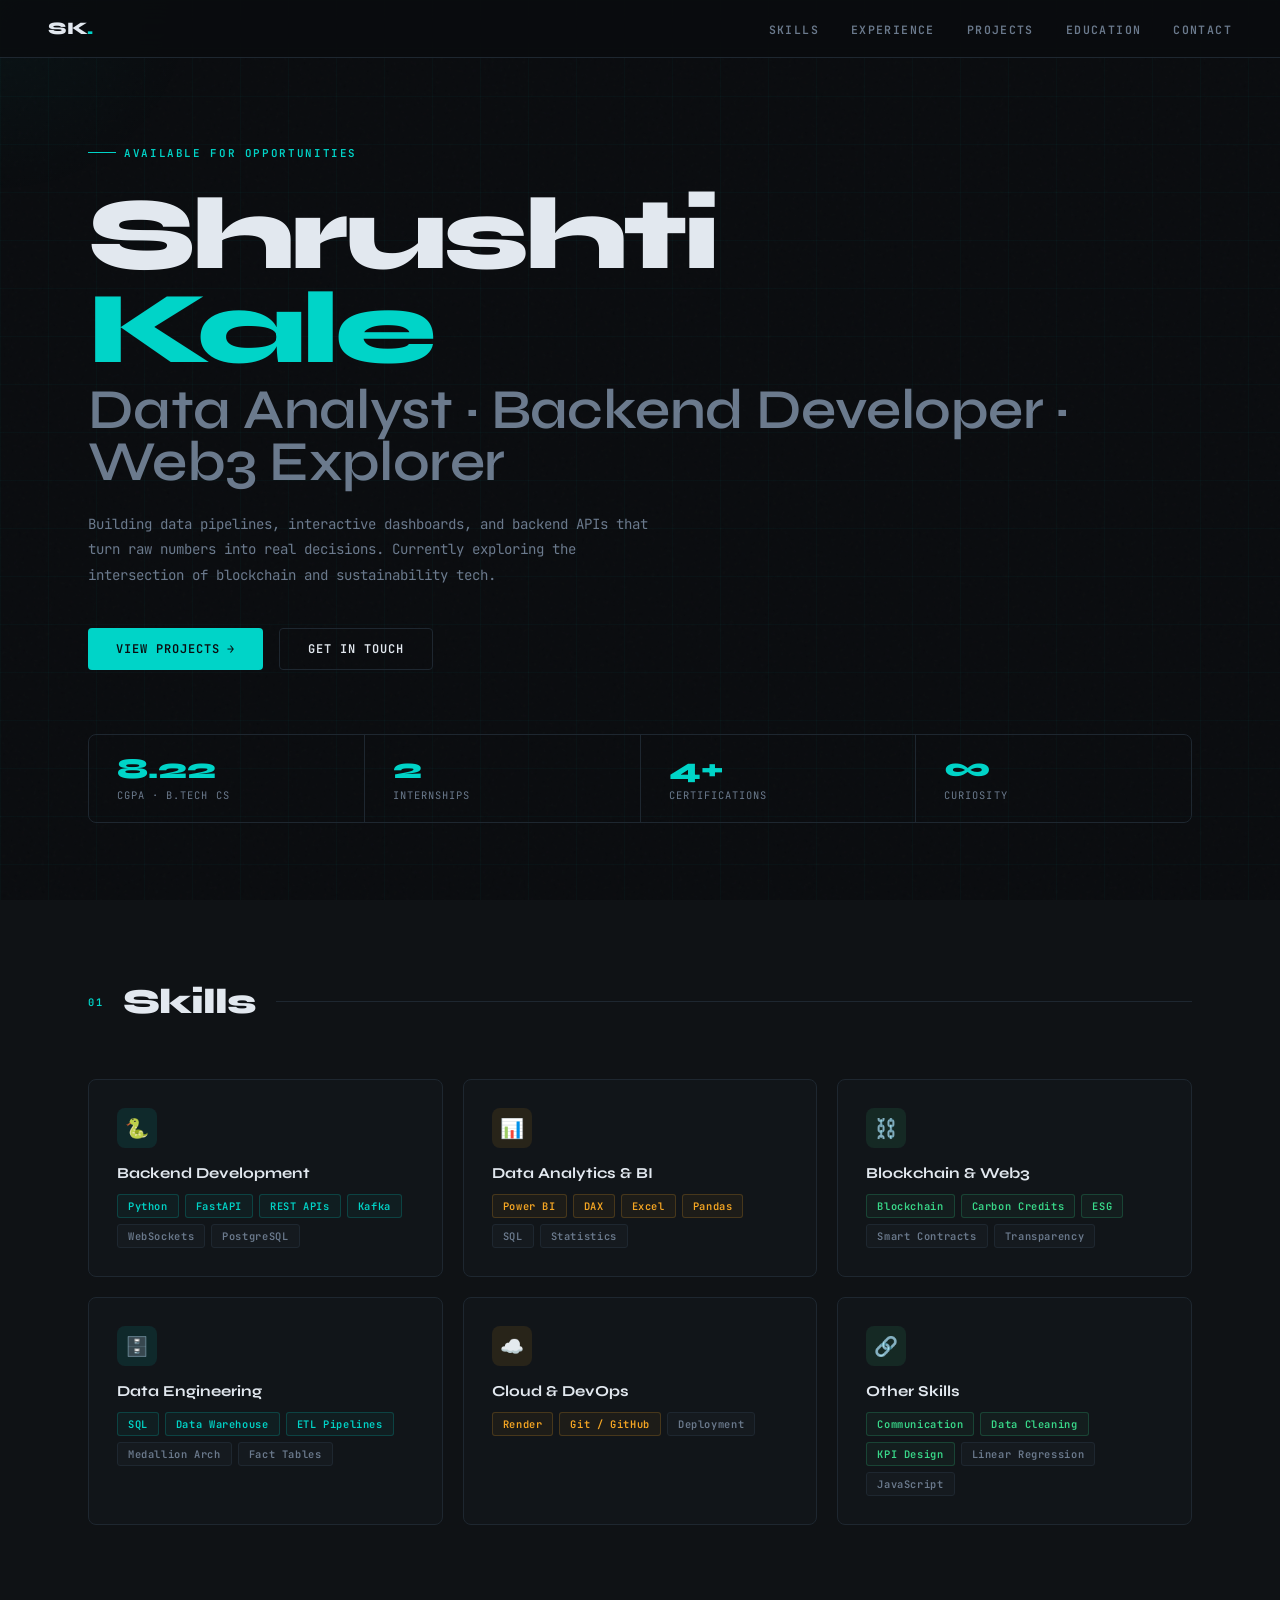
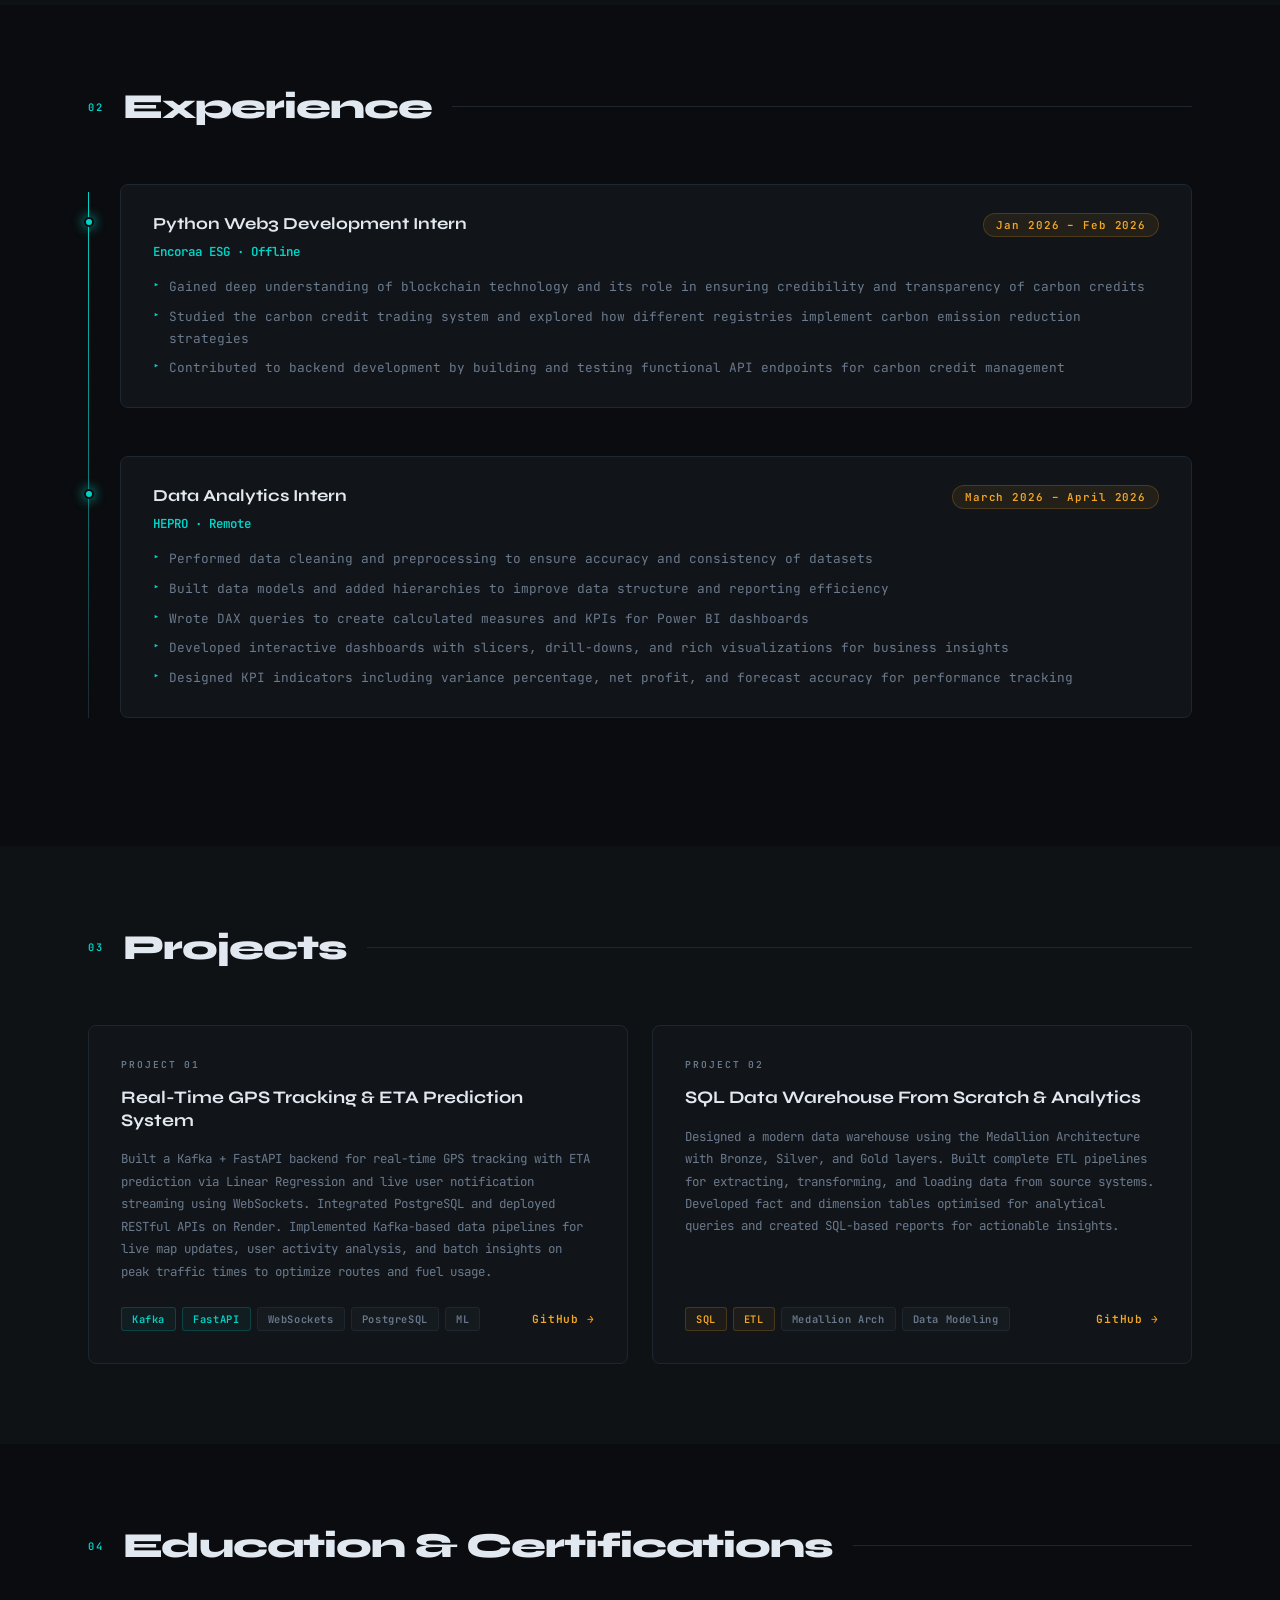
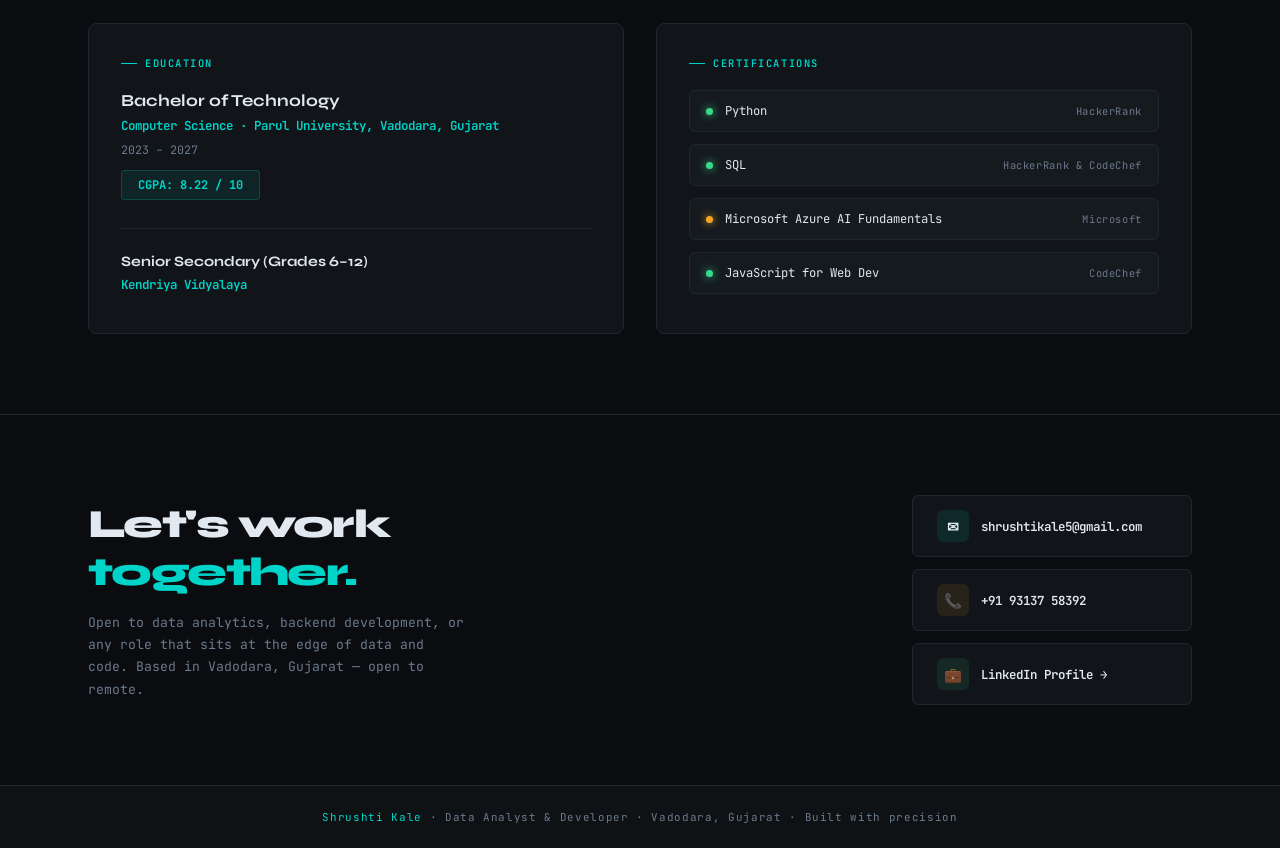
<file: index.html>
<!DOCTYPE html>
<html lang="en">
<head>
<meta charset="UTF-8" />
<meta name="viewport" content="width=device-width, initial-scale=1.0"/>
<title>Shrushti Kale — Data Analyst & Developer</title>
<link href="https://fonts.googleapis.com/css2?family=JetBrains+Mono:wght@300;400;600;700&family=Syne:wght@400;600;700;800&display=swap" rel="stylesheet"/>
<!-- <style stylesheet="potfolio.css"></style> -->
 <!-- <link rel="stylesheet" href="main.css"> -->
  <style>
      :root {
    --bg: #0a0c0f;
    --bg2: #0f1215;
    --bg3: #151a1f;
    --card: #111519;
    --border: #1e2730;
    --teal: #00d4c8;
    --teal2: #00a89e;
    --amber: #f5a623;
    --amber2: #e0941a;
    --green: #39d98a;
    --text: #e2e8ef;
    --muted: #6b7a8d;
    --mono: 'JetBrains Mono', monospace;
    --display: 'Syne', sans-serif;
  }

  *, *::before, *::after { box-sizing: border-box; margin: 0; padding: 0; }

  html { scroll-behavior: smooth; }

  body {
    background: var(--bg);
    color: var(--text);
    font-family: var(--mono);
    overflow-x: hidden;
    cursor: default;
  }

  /* ─── GRID BACKGROUND ─── */
  body::before {
    content: '';
    position: fixed;
    inset: 0;
    background-image:
      linear-gradient(rgba(0,212,200,0.03) 1px, transparent 1px),
      linear-gradient(90deg, rgba(0,212,200,0.03) 1px, transparent 1px);
    background-size: 48px 48px;
    pointer-events: none;
    z-index: 0;
  }

  /* ─── NOISE OVERLAY ─── */
  body::after {
    content: '';
    position: fixed;
    inset: 0;
    background: url("data:image/svg+xml,%3Csvg viewBox='0 0 256 256' xmlns='http://www.w3.org/2000/svg'%3E%3Cfilter id='n'%3E%3CfeTurbulence type='fractalNoise' baseFrequency='0.9' numOctaves='4' stitchTiles='stitch'/%3E%3C/filter%3E%3Crect width='100%25' height='100%25' filter='url(%23n)' opacity='0.04'/%3E%3C/svg%3E");
    pointer-events: none;
    z-index: 0;
    opacity: 0.5;
  }

  /* ─── NAV ─── */
  nav {
    position: fixed;
    top: 0; left: 0; right: 0;
    z-index: 100;
    display: flex;
    justify-content: space-between;
    align-items: center;
    padding: 18px 48px;
    background: rgba(10,12,15,0.85);
    backdrop-filter: blur(16px);
    border-bottom: 1px solid var(--border);
  }

  .nav-logo {
    font-family: var(--display);
    font-weight: 800;
    font-size: 1.1rem;
    letter-spacing: -0.02em;
    color: var(--text);
  }
  .nav-logo span { color: var(--teal); }

  .nav-links {
    display: flex; gap: 32px;
    list-style: none;
  }
  .nav-links a {
    font-size: 0.72rem;
    font-weight: 600;
    letter-spacing: 0.12em;
    text-transform: uppercase;
    color: var(--muted);
    text-decoration: none;
    transition: color 0.2s;
  }
  .nav-links a:hover { color: var(--teal); }

  /* ─── SECTIONS ─── */
  section {
    position: relative;
    z-index: 1;
  }

  /* ─── HERO ─── */
  #hero {
    min-height: 100vh;
    display: flex;
    flex-direction: column;
    justify-content: center;
    padding: 120px 48px 60px;
    max-width: 1200px;
    margin: 0 auto;
  }

  .hero-tag {
    display: inline-flex;
    align-items: center;
    gap: 8px;
    font-size: 0.68rem;
    font-weight: 600;
    letter-spacing: 0.15em;
    text-transform: uppercase;
    color: var(--teal);
    margin-bottom: 28px;
    opacity: 0;
    animation: fadeUp 0.6s ease 0.1s forwards;
  }
  .hero-tag::before {
    content: '';
    display: block;
    width: 28px; height: 1px;
    background: var(--teal);
  }

  .hero-name {
    font-family: var(--display);
    font-size: clamp(3rem, 8vw, 7rem);
    font-weight: 800;
    line-height: 0.92;
    letter-spacing: -0.04em;
    margin-bottom: 24px;
    opacity: 0;
    animation: fadeUp 0.7s ease 0.2s forwards;
  }
  .hero-name .accent { color: var(--teal); }
  .hero-name .line2 {
    display: block;
    color: var(--muted);
    font-size: 0.55em;
    font-weight: 600;
    letter-spacing: -0.01em;
    margin-top: 8px;
  }

  .hero-desc {
    max-width: 560px;
    font-size: 0.88rem;
    line-height: 1.8;
    color: var(--muted);
    margin-bottom: 40px;
    opacity: 0;
    animation: fadeUp 0.7s ease 0.35s forwards;
  }

  .hero-cta {
    display: flex; gap: 16px; flex-wrap: wrap;
    opacity: 0;
    animation: fadeUp 0.7s ease 0.5s forwards;
  }

  .btn {
    display: inline-flex;
    align-items: center;
    gap: 8px;
    padding: 12px 28px;
    font-family: var(--mono);
    font-size: 0.75rem;
    font-weight: 600;
    letter-spacing: 0.08em;
    text-transform: uppercase;
    text-decoration: none;
    border-radius: 4px;
    transition: all 0.2s;
    cursor: pointer;
    border: none;
  }
  .btn-primary {
    background: var(--teal);
    color: var(--bg);
  }
  .btn-primary:hover { background: var(--teal2); transform: translateY(-2px); box-shadow: 0 8px 24px rgba(0,212,200,0.25); }
  .btn-outline {
    background: transparent;
    color: var(--text);
    border: 1px solid var(--border);
  }
  .btn-outline:hover { border-color: var(--teal); color: var(--teal); transform: translateY(-2px); }

  /* ─── LIVE STATS ─── */
  .hero-stats {
    display: flex;
    gap: 0;
    margin-top: 64px;
    border: 1px solid var(--border);
    border-radius: 8px;
    overflow: hidden;
    opacity: 0;
    animation: fadeUp 0.7s ease 0.65s forwards;
  }
  .stat {
    flex: 1;
    padding: 20px 28px;
    border-right: 1px solid var(--border);
  }
  .stat:last-child { border-right: none; }
  .stat-val {
    font-family: var(--display);
    font-size: 1.8rem;
    font-weight: 800;
    color: var(--teal);
    line-height: 1;
    margin-bottom: 4px;
  }
  .stat-label {
    font-size: 0.65rem;
    letter-spacing: 0.1em;
    text-transform: uppercase;
    color: var(--muted);
  }

  /* ─── SECTION WRAPPER ─── */
  .section-wrap {
    max-width: 1200px;
    margin: 0 auto;
    padding: 80px 48px;
  }

  .section-header {
    display: flex;
    align-items: center;
    gap: 20px;
    margin-bottom: 56px;
  }
  .section-num {
    font-size: 0.65rem;
    color: var(--teal);
    letter-spacing: 0.15em;
    font-weight: 600;
  }
  .section-title {
    font-family: var(--display);
    font-size: 2.2rem;
    font-weight: 800;
    letter-spacing: -0.03em;
  }
  .section-line {
    flex: 1;
    height: 1px;
    background: var(--border);
  }

  /* ─── SKILLS ─── */
  #skills { background: var(--bg2); }

  .skills-grid {
    display: grid;
    grid-template-columns: repeat(3, 1fr);
    gap: 20px;
  }

  .skill-card {
    background: var(--card);
    border: 1px solid var(--border);
    border-radius: 8px;
    padding: 28px;
    transition: all 0.25s;
    position: relative;
    overflow: hidden;
  }
  .skill-card::before {
    content: '';
    position: absolute;
    top: 0; left: 0; right: 0;
    height: 2px;
    background: linear-gradient(90deg, var(--teal), transparent);
    opacity: 0;
    transition: opacity 0.25s;
  }
  .skill-card:hover { border-color: rgba(0,212,200,0.3); transform: translateY(-4px); box-shadow: 0 16px 40px rgba(0,0,0,0.4); }
  .skill-card:hover::before { opacity: 1; }

  .skill-icon {
    width: 40px; height: 40px;
    border-radius: 8px;
    display: flex; align-items: center; justify-content: center;
    font-size: 1.2rem;
    margin-bottom: 16px;
  }
  .skill-card-title {
    font-family: var(--display);
    font-weight: 700;
    font-size: 0.95rem;
    margin-bottom: 12px;
  }
  .skill-tags {
    display: flex; flex-wrap: wrap; gap: 6px;
  }
  .tag {
    font-size: 0.65rem;
    font-weight: 600;
    letter-spacing: 0.06em;
    padding: 4px 10px;
    border-radius: 3px;
    background: var(--bg3);
    border: 1px solid var(--border);
    color: var(--muted);
  }
  .tag.teal { color: var(--teal); border-color: rgba(0,212,200,0.2); background: rgba(0,212,200,0.05); }
  .tag.amber { color: var(--amber); border-color: rgba(245,166,35,0.2); background: rgba(245,166,35,0.05); }
  .tag.green { color: var(--green); border-color: rgba(57,217,138,0.2); background: rgba(57,217,138,0.05); }

  /* ─── EXPERIENCE ─── */
  .timeline {
    position: relative;
    padding-left: 32px;
  }
  .timeline::before {
    content: '';
    position: absolute;
    left: 0; top: 8px; bottom: 0;
    width: 1px;
    background: linear-gradient(to bottom, var(--teal), var(--border));
  }

  .exp-item {
    position: relative;
    margin-bottom: 48px;
    padding: 28px 32px;
    background: var(--card);
    border: 1px solid var(--border);
    border-radius: 8px;
    transition: border-color 0.2s;
  }
  .exp-item:hover { border-color: rgba(0,212,200,0.25); }

  .exp-item::before {
    content: '';
    position: absolute;
    left: -37px; top: 32px;
    width: 10px; height: 10px;
    border-radius: 50%;
    background: var(--teal);
    border: 2px solid var(--bg);
    box-shadow: 0 0 12px var(--teal);
  }

  .exp-header {
    display: flex;
    justify-content: space-between;
    align-items: flex-start;
    margin-bottom: 6px;
    flex-wrap: wrap;
    gap: 8px;
  }
  .exp-role {
    font-family: var(--display);
    font-weight: 700;
    font-size: 1.05rem;
  }
  .exp-date {
    font-size: 0.68rem;
    color: var(--amber);
    letter-spacing: 0.08em;
    font-weight: 600;
    padding: 4px 12px;
    background: rgba(245,166,35,0.08);
    border: 1px solid rgba(245,166,35,0.2);
    border-radius: 20px;
    white-space: nowrap;
  }
  .exp-company {
    font-size: 0.78rem;
    color: var(--teal);
    margin-bottom: 16px;
    font-weight: 600;
  }
  .exp-bullets {
    list-style: none;
    display: flex;
    flex-direction: column;
    gap: 8px;
  }
  .exp-bullets li {
    font-size: 0.8rem;
    color: var(--muted);
    line-height: 1.7;
    padding-left: 16px;
    position: relative;
  }
  .exp-bullets li::before {
    content: '▸';
    position: absolute;
    left: 0;
    color: var(--teal);
    font-size: 0.7rem;
  }

  /* ─── PROJECTS ─── */
  #projects { background: var(--bg2); }

  .projects-grid {
    display: grid;
    grid-template-columns: repeat(2, 1fr);
    gap: 24px;
  }

  .project-card {
    background: var(--card);
    border: 1px solid var(--border);
    border-radius: 8px;
    padding: 32px;
    transition: all 0.25s;
    position: relative;
    overflow: hidden;
    display: flex;
    flex-direction: column;
  }
  .project-card::after {
    content: '';
    position: absolute;
    bottom: 0; left: 0; right: 0;
    height: 2px;
    background: linear-gradient(90deg, var(--amber), transparent);
    opacity: 0;
    transition: opacity 0.25s;
  }
  .project-card:hover { border-color: rgba(245,166,35,0.3); transform: translateY(-4px); box-shadow: 0 20px 48px rgba(0,0,0,0.5); }
  .project-card:hover::after { opacity: 1; }

  .project-num {
    font-size: 0.6rem;
    letter-spacing: 0.2em;
    color: var(--muted);
    margin-bottom: 16px;
    font-weight: 600;
  }
  .project-title {
    font-family: var(--display);
    font-weight: 700;
    font-size: 1.1rem;
    margin-bottom: 16px;
    line-height: 1.3;
  }
  .project-desc {
    font-size: 0.78rem;
    color: var(--muted);
    line-height: 1.8;
    flex: 1;
    margin-bottom: 24px;
  }
  .project-footer {
    display: flex;
    justify-content: space-between;
    align-items: center;
  }
  .project-tech {
    display: flex; flex-wrap: wrap; gap: 6px;
  }
  .project-link {
    font-size: 0.7rem;
    font-weight: 600;
    letter-spacing: 0.08em;
    color: var(--amber);
    text-decoration: none;
    display: flex;
    align-items: center;
    gap: 6px;
    white-space: nowrap;
    transition: gap 0.2s;
  }
  .project-link:hover { gap: 10px; }

  /* ─── EDUCATION & CERTS ─── */
  .edu-cert-grid {
    display: grid;
    grid-template-columns: 1fr 1fr;
    gap: 32px;
  }

  .edu-block, .cert-block {
    background: var(--card);
    border: 1px solid var(--border);
    border-radius: 8px;
    padding: 32px;
  }

  .block-label {
    font-size: 0.65rem;
    letter-spacing: 0.15em;
    text-transform: uppercase;
    color: var(--teal);
    font-weight: 600;
    margin-bottom: 20px;
    display: flex;
    align-items: center;
    gap: 8px;
  }
  .block-label::before {
    content: '';
    display: block;
    width: 16px; height: 1px;
    background: var(--teal);
  }

  .edu-degree {
    font-family: var(--display);
    font-size: 1.05rem;
    font-weight: 700;
    margin-bottom: 6px;
  }
  .edu-school {
    font-size: 0.78rem;
    color: var(--teal);
    margin-bottom: 8px;
    font-weight: 600;
  }
  .edu-meta {
    font-size: 0.73rem;
    color: var(--muted);
  }
  .edu-cgpa {
    display: inline-block;
    margin-top: 12px;
    padding: 6px 16px;
    background: rgba(0,212,200,0.08);
    border: 1px solid rgba(0,212,200,0.2);
    border-radius: 4px;
    font-size: 0.75rem;
    color: var(--teal);
    font-weight: 700;
  }

  .cert-list {
    display: flex; flex-direction: column; gap: 12px;
  }
  .cert-item {
    display: flex;
    align-items: center;
    gap: 12px;
    padding: 12px 16px;
    background: var(--bg3);
    border: 1px solid var(--border);
    border-radius: 6px;
    font-size: 0.76rem;
  }
  .cert-dot {
    width: 7px; height: 7px;
    border-radius: 50%;
    background: var(--green);
    flex-shrink: 0;
    box-shadow: 0 0 8px var(--green);
  }
  .cert-name { flex: 1; }
  .cert-issuer {
    font-size: 0.65rem;
    color: var(--muted);
    letter-spacing: 0.06em;
  }

  /* ─── CONTACT ─── */
  #contact {
    border-top: 1px solid var(--border);
  }
  .contact-inner {
    max-width: 1200px;
    margin: 0 auto;
    padding: 80px 48px;
    display: flex;
    justify-content: space-between;
    align-items: center;
    gap: 48px;
    flex-wrap: wrap;
  }
  .contact-text h2 {
    font-family: var(--display);
    font-size: 2.5rem;
    font-weight: 800;
    letter-spacing: -0.04em;
    margin-bottom: 8px;
  }
  .contact-text p {
    font-size: 0.82rem;
    color: var(--muted);
    line-height: 1.7;
    max-width: 380px;
  }
  .contact-links {
    display: flex; flex-direction: column; gap: 12px;
  }
  .contact-link {
    display: flex;
    align-items: center;
    gap: 12px;
    padding: 14px 24px;
    background: var(--card);
    border: 1px solid var(--border);
    border-radius: 6px;
    text-decoration: none;
    color: var(--text);
    font-size: 0.78rem;
    font-weight: 600;
    transition: all 0.2s;
    min-width: 280px;
  }
  .contact-link:hover { border-color: var(--teal); color: var(--teal); transform: translateX(6px); }
  .contact-icon {
    width: 32px; height: 32px;
    border-radius: 6px;
    display: flex; align-items: center; justify-content: center;
    font-size: 0.9rem;
    flex-shrink: 0;
  }

  /* ─── FOOTER ─── */
  footer {
    background: var(--bg2);
    border-top: 1px solid var(--border);
    padding: 24px 48px;
    text-align: center;
    font-size: 0.68rem;
    color: var(--muted);
    position: relative;
    z-index: 1;
    letter-spacing: 0.06em;
  }

  /* ─── ANIMATIONS ─── */
  @keyframes fadeUp {
    from { opacity: 0; transform: translateY(24px); }
    to   { opacity: 1; transform: translateY(0); }
  }

  .reveal {
    opacity: 0;
    transform: translateY(20px);
    transition: opacity 0.6s ease, transform 0.6s ease;
  }
  .reveal.visible {
    opacity: 1;
    transform: translateY(0);
  }

  /* ─── CURSOR GLOW ─── */
  .cursor-glow {
    position: fixed;
    width: 400px; height: 400px;
    border-radius: 50%;
    background: radial-gradient(circle, rgba(0,212,200,0.04) 0%, transparent 70%);
    pointer-events: none;
    z-index: 0;
    transform: translate(-50%, -50%);
    transition: left 0.12s ease, top 0.12s ease;
  }

  /* ─── SCROLLBAR ─── */
  ::-webkit-scrollbar { width: 6px; }
  ::-webkit-scrollbar-track { background: var(--bg); }
  ::-webkit-scrollbar-thumb { background: var(--border); border-radius: 3px; }
  ::-webkit-scrollbar-thumb:hover { background: var(--teal2); }

  /* ─── RESPONSIVE ─── */
  @media (max-width: 768px) {
    nav { padding: 16px 24px; }
    .nav-links { display: none; }
    #hero, .section-wrap { padding: 100px 24px 48px; }
    .skills-grid { grid-template-columns: 1fr; }
    .projects-grid { grid-template-columns: 1fr; }
    .edu-cert-grid { grid-template-columns: 1fr; }
    .hero-stats { flex-direction: column; }
    .stat { border-right: none; border-bottom: 1px solid var(--border); }
    .contact-inner { padding: 48px 24px; flex-direction: column; }
    .contact-link { min-width: unset; }
  }
  </style>


</head>
<body>

<div class="cursor-glow" id="glow"></div>

<!-- NAV -->
<nav>
  <div class="nav-logo">SK<span>.</span></div>
  <ul class="nav-links">
    <li><a href="#skills">Skills</a></li>
    <li><a href="#experience">Experience</a></li>
    <li><a href="#projects">Projects</a></li>
    <li><a href="#education">Education</a></li>
    <li><a href="#contact">Contact</a></li>
  </ul>
</nav>

<!-- HERO -->
<section id="hero">
  <div style="max-width:1200px;margin:0 auto;padding:0;">
    <div class="hero-tag">Available for opportunities</div>
    <h1 class="hero-name">
      Shrushti<br>
      <span class="accent">Kale</span>
      <span class="line2">Data Analyst · Backend Developer · Web3 Explorer</span>
    </h1>
    <p class="hero-desc">
      Building data pipelines, interactive dashboards, and backend APIs that turn raw numbers into real decisions. Currently exploring the intersection of blockchain and sustainability tech.
    </p>
    <div class="hero-cta">
      <a href="#projects" class="btn btn-primary">View Projects →</a>
      <a href="#contact" class="btn btn-outline">Get In Touch</a>
    </div>

    <div class="hero-stats">
      <div class="stat">
        <div class="stat-val">8.22</div>
        <div class="stat-label">CGPA · B.Tech CS</div>
      </div>
      <div class="stat">
        <div class="stat-val">2</div>
        <div class="stat-label">Internships</div>
      </div>
      <div class="stat">
        <div class="stat-val">4+</div>
        <div class="stat-label">Certifications</div>
      </div>
      <div class="stat">
        <div class="stat-val">∞</div>
        <div class="stat-label">Curiosity</div>
      </div>
    </div>
  </div>
</section>

<!-- SKILLS -->
<section id="skills">
  <div class="section-wrap">
    <div class="section-header reveal">
      <span class="section-num">01</span>
      <h2 class="section-title">Skills</h2>
      <div class="section-line"></div>
    </div>
    <div class="skills-grid">
      <div class="skill-card reveal">
        <div class="skill-icon" style="background:rgba(0,212,200,0.1);">🐍</div>
        <div class="skill-card-title">Backend Development</div>
        <div class="skill-tags">
          <span class="tag teal">Python</span>
          <span class="tag teal">FastAPI</span>
          <span class="tag teal">REST APIs</span>
          <span class="tag teal">Kafka</span>
          <span class="tag">WebSockets</span>
          <span class="tag">PostgreSQL</span>
        </div>
      </div>
      <div class="skill-card reveal" style="transition-delay:0.1s">
        <div class="skill-icon" style="background:rgba(245,166,35,0.1);">📊</div>
        <div class="skill-card-title">Data Analytics & BI</div>
        <div class="skill-tags">
          <span class="tag amber">Power BI</span>
          <span class="tag amber">DAX</span>
          <span class="tag amber">Excel</span>
          <span class="tag amber">Pandas</span>
          <span class="tag">SQL</span>
          <span class="tag">Statistics</span>
        </div>
      </div>
      <div class="skill-card reveal" style="transition-delay:0.2s">
        <div class="skill-icon" style="background:rgba(57,217,138,0.1);">⛓️</div>
        <div class="skill-card-title">Blockchain & Web3</div>
        <div class="skill-tags">
          <span class="tag green">Blockchain</span>
          <span class="tag green">Carbon Credits</span>
          <span class="tag green">ESG</span>
          <span class="tag">Smart Contracts</span>
          <span class="tag">Transparency</span>
        </div>
      </div>
      <div class="skill-card reveal" style="transition-delay:0.1s">
        <div class="skill-icon" style="background:rgba(0,212,200,0.1);">🗄️</div>
        <div class="skill-card-title">Data Engineering</div>
        <div class="skill-tags">
          <span class="tag teal">SQL</span>
          <span class="tag teal">Data Warehouse</span>
          <span class="tag teal">ETL Pipelines</span>
          <span class="tag">Medallion Arch</span>
          <span class="tag">Fact Tables</span>
        </div>
      </div>
      <div class="skill-card reveal" style="transition-delay:0.2s">
        <div class="skill-icon" style="background:rgba(245,166,35,0.1);">☁️</div>
        <div class="skill-card-title">Cloud & DevOps</div>
        <div class="skill-tags">
          <!-- <span class="tag amber">Azure AI</span> -->
          <span class="tag amber">Render</span>
          <span class="tag amber">Git / GitHub</span>
          <span class="tag">Deployment</span>
        </div>
      </div>
      <div class="skill-card reveal" style="transition-delay:0.3s">
        <div class="skill-icon" style="background:rgba(57,217,138,0.1);">🔗</div>
        <div class="skill-card-title">Other Skills</div>
        <div class="skill-tags">
          <span class="tag green">Communication</span>
          <span class="tag green">Data Cleaning</span>
          <span class="tag green">KPI Design</span>
          <span class="tag">Linear Regression</span>
          <span class="tag">JavaScript</span>
        </div>
      </div>
    </div>
  </div>
</section>

<!-- EXPERIENCE -->
<section id="experience">
  <div class="section-wrap">
    <div class="section-header reveal">
      <span class="section-num">02</span>
      <h2 class="section-title">Experience</h2>
      <div class="section-line"></div>
    </div>
    <div class="timeline">
      <div class="exp-item reveal">
        <div class="exp-header">
          <div class="exp-role">Python Web3 Development Intern</div>
          <div class="exp-date">Jan 2026 – Feb 2026</div>
        </div>
        <div class="exp-company">Encoraa ESG · Offline</div>
        <ul class="exp-bullets">
          <li>Gained deep understanding of blockchain technology and its role in ensuring credibility and transparency of carbon credits</li>
          <li>Studied the carbon credit trading system and explored how different registries implement carbon emission reduction strategies</li>
          <!-- <li>Developed RESTful APIs using FastAPI for adding and removing carbon credits from the system</li> -->
          <li>Contributed to backend development by building and testing functional API endpoints for carbon credit management</li>
        </ul>
      </div>

      <div class="exp-item reveal">
        <div class="exp-header">
          <div class="exp-role">Data Analytics Intern</div>
          <div class="exp-date">March 2026 – April 2026</div>
        </div>
        <div class="exp-company">HEPRO · Remote</div>
        <ul class="exp-bullets">
          <li>Performed data cleaning and preprocessing to ensure accuracy and consistency of datasets</li>
          <li>Built data models and added hierarchies to improve data structure and reporting efficiency</li>
          <li>Wrote DAX queries to create calculated measures and KPIs for Power BI dashboards</li>
          <li>Developed interactive dashboards with slicers, drill-downs, and rich visualizations for business insights</li>
          <li>Designed KPI indicators including variance percentage, net profit, and forecast accuracy for performance tracking</li>
        </ul>
      </div>
    </div>
  </div>
</section>

<!-- PROJECTS -->
<section id="projects">
  <div class="section-wrap">
    <div class="section-header reveal">
      <span class="section-num">03</span>
      <h2 class="section-title">Projects</h2>
      <div class="section-line"></div>
    </div>
    <div class="projects-grid">
      <div class="project-card reveal">
        <div class="project-num">PROJECT 01</div>
        <div class="project-title">Real-Time GPS Tracking & ETA Prediction System</div>
        <div class="project-desc">
          Built a Kafka + FastAPI backend for real-time GPS tracking with ETA prediction via Linear Regression and live user notification streaming using WebSockets. Integrated PostgreSQL and deployed RESTful APIs on Render. Implemented Kafka-based data pipelines for live map updates, user activity analysis, and batch insights on peak traffic times to optimize routes and fuel usage.
        </div>
        <div class="project-footer">
          <div class="project-tech">
            <span class="tag teal">Kafka</span>
            <span class="tag teal">FastAPI</span>
            <span class="tag">WebSockets</span>
            <span class="tag">PostgreSQL</span>
            <span class="tag">ML</span>
          </div>
          <a href="https://github.com/shrushti5/gps-" target="_blank" class="project-link">
            GitHub →
          </a>
        </div>
      </div>

      <div class="project-card reveal" style="transition-delay:0.15s">
        <div class="project-num">PROJECT 02</div>
        <div class="project-title">SQL Data Warehouse From Scratch & Analytics</div>
        <div class="project-desc">
          Designed a modern data warehouse using the Medallion Architecture with Bronze, Silver, and Gold layers. Built complete ETL pipelines for extracting, transforming, and loading data from source systems. Developed fact and dimension tables optimised for analytical queries and created SQL-based reports for actionable insights.
        </div>
        <div class="project-footer">
          <div class="project-tech">
            <span class="tag amber">SQL</span>
            <span class="tag amber">ETL</span>
            <span class="tag">Medallion Arch</span>
            <span class="tag">Data Modeling</span>
          </div>
          <a href="https://github.com/shrushti5/data_warehouse_proj" target="_blank" class="project-link">
            GitHub →
          </a>
        </div>
      </div>
    </div>
  </div>
</section>

<!-- EDUCATION & CERTS -->
<section id="education">
  <div class="section-wrap">
    <div class="section-header reveal">
      <span class="section-num">04</span>
      <h2 class="section-title">Education & Certifications</h2>
      <div class="section-line"></div>
    </div>
    <div class="edu-cert-grid">
      <div class="edu-block reveal">
        <div class="block-label">Education</div>
        <div class="edu-degree">Bachelor of Technology</div>
        <div class="edu-school">Computer Science · Parul University, Vadodara, Gujarat</div>
        <div class="edu-meta">2023 – 2027</div>
        <div class="edu-cgpa">CGPA: 8.22 / 10</div>

        <div style="margin-top:28px; padding-top:24px; border-top:1px solid var(--border);">
          <div class="edu-degree" style="font-size:0.9rem;">Senior Secondary (Grades 6–12)</div>
          <div class="edu-school">Kendriya Vidyalaya</div>
        </div>
      </div>

      <div class="cert-block reveal" style="transition-delay:0.15s">
        <div class="block-label">Certifications</div>
        <div class="cert-list">
          <div class="cert-item">
            <div class="cert-dot"></div>
            <div class="cert-name">Python</div>
            <div class="cert-issuer">HackerRank</div>
          </div>
          <div class="cert-item">
            <div class="cert-dot"></div>
            <div class="cert-name">SQL</div>
            <div class="cert-issuer">HackerRank & CodeChef</div>
          </div>
          <div class="cert-item">
            <div class="cert-dot" style="background:var(--amber);box-shadow:0 0 8px var(--amber)"></div>
            <div class="cert-name">Microsoft Azure AI Fundamentals</div>
            <div class="cert-issuer">Microsoft</div>
          </div>
          <div class="cert-item">
            <div class="cert-dot"></div>
            <div class="cert-name">JavaScript for Web Dev</div>
            <div class="cert-issuer">CodeChef</div>
          </div>
        </div>
      </div>
    </div>
  </div>
</section>

<!-- CONTACT -->
<section id="contact">
  <div class="contact-inner">
    <div class="contact-text reveal">
      <h2>Let's work<br><span style="color:var(--teal)">together.</span></h2>
      <p style="margin-top:16px;">Open to data analytics, backend development, or any role that sits at the edge of data and code. Based in Vadodara, Gujarat — open to remote.</p>
    </div>
    <div class="contact-links reveal">
      <a href="mailto:shrushtikale5@gmail.com" class="contact-link">
        <div class="contact-icon" style="background:rgba(0,212,200,0.1);">✉</div>
        shrushtikale5@gmail.com
      </a>
      <a href="tel:+919313758392" class="contact-link">
        <div class="contact-icon" style="background:rgba(245,166,35,0.1);">📞</div>
        +91 93137 58392
      </a>
      <a href="https://www.linkedin.com/in/shrushti-kale-3a447127a/" target="_blank" class="contact-link">
        <div class="contact-icon" style="background:rgba(57,217,138,0.1);">💼</div>
        LinkedIn Profile →
      </a>
    </div>
  </div>
</section>

<!-- FOOTER -->
<footer>
  <span style="color:var(--teal)">Shrushti Kale</span> · Data Analyst & Developer · Vadodara, Gujarat · Built with precision
</footer>

<script>
 
 // Cursor glow
  const glow = document.getElementById('glow');
  document.addEventListener('mousemove', e => {
    glow.style.left = e.clientX + 'px';
    glow.style.top = e.clientY + 'px';
  });

  // Scroll reveal
  const observer = new IntersectionObserver(entries => {
    entries.forEach(e => {
      if (e.isIntersecting) {
        e.target.classList.add('visible');
      }
    });
  }, { threshold: 0.1 });

  document.querySelectorAll('.reveal').forEach(el => observer.observe(el));
</script>
</body>
</html>
</file>
<file: main.css>
:root {
    --bg: #0a0c0f;
    --bg2: #0f1215;
    --bg3: #151a1f;
    --card: #111519;
    --border: #1e2730;
    --teal: #00d4c8;
    --teal2: #00a89e;
    --amber: #f5a623;
    --amber2: #e0941a;
    --green: #39d98a;
    --text: #e2e8ef;
    --muted: #6b7a8d;
    --mono: 'JetBrains Mono', monospace;
    --display: 'Syne', sans-serif;
  }

  *, *::before, *::after { box-sizing: border-box; margin: 0; padding: 0; }

  html { scroll-behavior: smooth; }

  body {
    background: var(--bg);
    color: var(--text);
    font-family: var(--mono);
    overflow-x: hidden;
    cursor: default;
  }

  /* ─── GRID BACKGROUND ─── */
  body::before {
    content: '';
    position: fixed;
    inset: 0;
    background-image:
      linear-gradient(rgba(0,212,200,0.03) 1px, transparent 1px),
      linear-gradient(90deg, rgba(0,212,200,0.03) 1px, transparent 1px);
    background-size: 48px 48px;
    pointer-events: none;
    z-index: 0;
  }

  /* ─── NOISE OVERLAY ─── */
  body::after {
    content: '';
    position: fixed;
    inset: 0;
    background: url("data:image/svg+xml,%3Csvg viewBox='0 0 256 256' xmlns='http://www.w3.org/2000/svg'%3E%3Cfilter id='n'%3E%3CfeTurbulence type='fractalNoise' baseFrequency='0.9' numOctaves='4' stitchTiles='stitch'/%3E%3C/filter%3E%3Crect width='100%25' height='100%25' filter='url(%23n)' opacity='0.04'/%3E%3C/svg%3E");
    pointer-events: none;
    z-index: 0;
    opacity: 0.5;
  }

  /* ─── NAV ─── */
  nav {
    position: fixed;
    top: 0; left: 0; right: 0;
    z-index: 100;
    display: flex;
    justify-content: space-between;
    align-items: center;
    padding: 18px 48px;
    background: rgba(10,12,15,0.85);
    backdrop-filter: blur(16px);
    border-bottom: 1px solid var(--border);
  }

  .nav-logo {
    font-family: var(--display);
    font-weight: 800;
    font-size: 1.1rem;
    letter-spacing: -0.02em;
    color: var(--text);
  }
  .nav-logo span { color: var(--teal); }

  .nav-links {
    display: flex; gap: 32px;
    list-style: none;
  }
  .nav-links a {
    font-size: 0.72rem;
    font-weight: 600;
    letter-spacing: 0.12em;
    text-transform: uppercase;
    color: var(--muted);
    text-decoration: none;
    transition: color 0.2s;
  }
  .nav-links a:hover { color: var(--teal); }

  /* ─── SECTIONS ─── */
  section {
    position: relative;
    z-index: 1;
  }

  /* ─── HERO ─── */
  #hero {
    min-height: 100vh;
    display: flex;
    flex-direction: column;
    justify-content: center;
    padding: 120px 48px 60px;
    max-width: 1200px;
    margin: 0 auto;
  }

  .hero-tag {
    display: inline-flex;
    align-items: center;
    gap: 8px;
    font-size: 0.68rem;
    font-weight: 600;
    letter-spacing: 0.15em;
    text-transform: uppercase;
    color: var(--teal);
    margin-bottom: 28px;
    opacity: 0;
    animation: fadeUp 0.6s ease 0.1s forwards;
  }
  .hero-tag::before {
    content: '';
    display: block;
    width: 28px; height: 1px;
    background: var(--teal);
  }

  .hero-name {
    font-family: var(--display);
    font-size: clamp(3rem, 8vw, 7rem);
    font-weight: 800;
    line-height: 0.92;
    letter-spacing: -0.04em;
    margin-bottom: 24px;
    opacity: 0;
    animation: fadeUp 0.7s ease 0.2s forwards;
  }
  .hero-name .accent { color: var(--teal); }
  .hero-name .line2 {
    display: block;
    color: var(--muted);
    font-size: 0.55em;
    font-weight: 600;
    letter-spacing: -0.01em;
    margin-top: 8px;
  }

  .hero-desc {
    max-width: 560px;
    font-size: 0.88rem;
    line-height: 1.8;
    color: var(--muted);
    margin-bottom: 40px;
    opacity: 0;
    animation: fadeUp 0.7s ease 0.35s forwards;
  }

  .hero-cta {
    display: flex; gap: 16px; flex-wrap: wrap;
    opacity: 0;
    animation: fadeUp 0.7s ease 0.5s forwards;
  }

  .btn {
    display: inline-flex;
    align-items: center;
    gap: 8px;
    padding: 12px 28px;
    font-family: var(--mono);
    font-size: 0.75rem;
    font-weight: 600;
    letter-spacing: 0.08em;
    text-transform: uppercase;
    text-decoration: none;
    border-radius: 4px;
    transition: all 0.2s;
    cursor: pointer;
    border: none;
  }
  .btn-primary {
    background: var(--teal);
    color: var(--bg);
  }
  .btn-primary:hover { background: var(--teal2); transform: translateY(-2px); box-shadow: 0 8px 24px rgba(0,212,200,0.25); }
  .btn-outline {
    background: transparent;
    color: var(--text);
    border: 1px solid var(--border);
  }
  .btn-outline:hover { border-color: var(--teal); color: var(--teal); transform: translateY(-2px); }

  /* ─── LIVE STATS ─── */
  .hero-stats {
    display: flex;
    gap: 0;
    margin-top: 64px;
    border: 1px solid var(--border);
    border-radius: 8px;
    overflow: hidden;
    opacity: 0;
    animation: fadeUp 0.7s ease 0.65s forwards;
  }
  .stat {
    flex: 1;
    padding: 20px 28px;
    border-right: 1px solid var(--border);
  }
  .stat:last-child { border-right: none; }
  .stat-val {
    font-family: var(--display);
    font-size: 1.8rem;
    font-weight: 800;
    color: var(--teal);
    line-height: 1;
    margin-bottom: 4px;
  }
  .stat-label {
    font-size: 0.65rem;
    letter-spacing: 0.1em;
    text-transform: uppercase;
    color: var(--muted);
  }

  /* ─── SECTION WRAPPER ─── */
  .section-wrap {
    max-width: 1200px;
    margin: 0 auto;
    padding: 80px 48px;
  }

  .section-header {
    display: flex;
    align-items: center;
    gap: 20px;
    margin-bottom: 56px;
  }
  .section-num {
    font-size: 0.65rem;
    color: var(--teal);
    letter-spacing: 0.15em;
    font-weight: 600;
  }
  .section-title {
    font-family: var(--display);
    font-size: 2.2rem;
    font-weight: 800;
    letter-spacing: -0.03em;
  }
  .section-line {
    flex: 1;
    height: 1px;
    background: var(--border);
  }

  /* ─── SKILLS ─── */
  #skills { background: var(--bg2); }

  .skills-grid {
    display: grid;
    grid-template-columns: repeat(3, 1fr);
    gap: 20px;
  }

  .skill-card {
    background: var(--card);
    border: 1px solid var(--border);
    border-radius: 8px;
    padding: 28px;
    transition: all 0.25s;
    position: relative;
    overflow: hidden;
  }
  .skill-card::before {
    content: '';
    position: absolute;
    top: 0; left: 0; right: 0;
    height: 2px;
    background: linear-gradient(90deg, var(--teal), transparent);
    opacity: 0;
    transition: opacity 0.25s;
  }
  .skill-card:hover { border-color: rgba(0,212,200,0.3); transform: translateY(-4px); box-shadow: 0 16px 40px rgba(0,0,0,0.4); }
  .skill-card:hover::before { opacity: 1; }

  .skill-icon {
    width: 40px; height: 40px;
    border-radius: 8px;
    display: flex; align-items: center; justify-content: center;
    font-size: 1.2rem;
    margin-bottom: 16px;
  }
  .skill-card-title {
    font-family: var(--display);
    font-weight: 700;
    font-size: 0.95rem;
    margin-bottom: 12px;
  }
  .skill-tags {
    display: flex; flex-wrap: wrap; gap: 6px;
  }
  .tag {
    font-size: 0.65rem;
    font-weight: 600;
    letter-spacing: 0.06em;
    padding: 4px 10px;
    border-radius: 3px;
    background: var(--bg3);
    border: 1px solid var(--border);
    color: var(--muted);
  }
  .tag.teal { color: var(--teal); border-color: rgba(0,212,200,0.2); background: rgba(0,212,200,0.05); }
  .tag.amber { color: var(--amber); border-color: rgba(245,166,35,0.2); background: rgba(245,166,35,0.05); }
  .tag.green { color: var(--green); border-color: rgba(57,217,138,0.2); background: rgba(57,217,138,0.05); }

  /* ─── EXPERIENCE ─── */
  .timeline {
    position: relative;
    padding-left: 32px;
  }
  .timeline::before {
    content: '';
    position: absolute;
    left: 0; top: 8px; bottom: 0;
    width: 1px;
    background: linear-gradient(to bottom, var(--teal), var(--border));
  }

  .exp-item {
    position: relative;
    margin-bottom: 48px;
    padding: 28px 32px;
    background: var(--card);
    border: 1px solid var(--border);
    border-radius: 8px;
    transition: border-color 0.2s;
  }
  .exp-item:hover { border-color: rgba(0,212,200,0.25); }

  .exp-item::before {
    content: '';
    position: absolute;
    left: -37px; top: 32px;
    width: 10px; height: 10px;
    border-radius: 50%;
    background: var(--teal);
    border: 2px solid var(--bg);
    box-shadow: 0 0 12px var(--teal);
  }

  .exp-header {
    display: flex;
    justify-content: space-between;
    align-items: flex-start;
    margin-bottom: 6px;
    flex-wrap: wrap;
    gap: 8px;
  }
  .exp-role {
    font-family: var(--display);
    font-weight: 700;
    font-size: 1.05rem;
  }
  .exp-date {
    font-size: 0.68rem;
    color: var(--amber);
    letter-spacing: 0.08em;
    font-weight: 600;
    padding: 4px 12px;
    background: rgba(245,166,35,0.08);
    border: 1px solid rgba(245,166,35,0.2);
    border-radius: 20px;
    white-space: nowrap;
  }
  .exp-company {
    font-size: 0.78rem;
    color: var(--teal);
    margin-bottom: 16px;
    font-weight: 600;
  }
  .exp-bullets {
    list-style: none;
    display: flex;
    flex-direction: column;
    gap: 8px;
  }
  .exp-bullets li {
    font-size: 0.8rem;
    color: var(--muted);
    line-height: 1.7;
    padding-left: 16px;
    position: relative;
  }
  .exp-bullets li::before {
    content: '▸';
    position: absolute;
    left: 0;
    color: var(--teal);
    font-size: 0.7rem;
  }

  /* ─── PROJECTS ─── */
  #projects { background: var(--bg2); }

  .projects-grid {
    display: grid;
    grid-template-columns: repeat(2, 1fr);
    gap: 24px;
  }

  .project-card {
    background: var(--card);
    border: 1px solid var(--border);
    border-radius: 8px;
    padding: 32px;
    transition: all 0.25s;
    position: relative;
    overflow: hidden;
    display: flex;
    flex-direction: column;
  }
  .project-card::after {
    content: '';
    position: absolute;
    bottom: 0; left: 0; right: 0;
    height: 2px;
    background: linear-gradient(90deg, var(--amber), transparent);
    opacity: 0;
    transition: opacity 0.25s;
  }
  .project-card:hover { border-color: rgba(245,166,35,0.3); transform: translateY(-4px); box-shadow: 0 20px 48px rgba(0,0,0,0.5); }
  .project-card:hover::after { opacity: 1; }

  .project-num {
    font-size: 0.6rem;
    letter-spacing: 0.2em;
    color: var(--muted);
    margin-bottom: 16px;
    font-weight: 600;
  }
  .project-title {
    font-family: var(--display);
    font-weight: 700;
    font-size: 1.1rem;
    margin-bottom: 16px;
    line-height: 1.3;
  }
  .project-desc {
    font-size: 0.78rem;
    color: var(--muted);
    line-height: 1.8;
    flex: 1;
    margin-bottom: 24px;
  }
  .project-footer {
    display: flex;
    justify-content: space-between;
    align-items: center;
  }
  .project-tech {
    display: flex; flex-wrap: wrap; gap: 6px;
  }
  .project-link {
    font-size: 0.7rem;
    font-weight: 600;
    letter-spacing: 0.08em;
    color: var(--amber);
    text-decoration: none;
    display: flex;
    align-items: center;
    gap: 6px;
    white-space: nowrap;
    transition: gap 0.2s;
  }
  .project-link:hover { gap: 10px; }

  /* ─── EDUCATION & CERTS ─── */
  .edu-cert-grid {
    display: grid;
    grid-template-columns: 1fr 1fr;
    gap: 32px;
  }

  .edu-block, .cert-block {
    background: var(--card);
    border: 1px solid var(--border);
    border-radius: 8px;
    padding: 32px;
  }

  .block-label {
    font-size: 0.65rem;
    letter-spacing: 0.15em;
    text-transform: uppercase;
    color: var(--teal);
    font-weight: 600;
    margin-bottom: 20px;
    display: flex;
    align-items: center;
    gap: 8px;
  }
  .block-label::before {
    content: '';
    display: block;
    width: 16px; height: 1px;
    background: var(--teal);
  }

  .edu-degree {
    font-family: var(--display);
    font-size: 1.05rem;
    font-weight: 700;
    margin-bottom: 6px;
  }
  .edu-school {
    font-size: 0.78rem;
    color: var(--teal);
    margin-bottom: 8px;
    font-weight: 600;
  }
  .edu-meta {
    font-size: 0.73rem;
    color: var(--muted);
  }
  .edu-cgpa {
    display: inline-block;
    margin-top: 12px;
    padding: 6px 16px;
    background: rgba(0,212,200,0.08);
    border: 1px solid rgba(0,212,200,0.2);
    border-radius: 4px;
    font-size: 0.75rem;
    color: var(--teal);
    font-weight: 700;
  }

  .cert-list {
    display: flex; flex-direction: column; gap: 12px;
  }
  .cert-item {
    display: flex;
    align-items: center;
    gap: 12px;
    padding: 12px 16px;
    background: var(--bg3);
    border: 1px solid var(--border);
    border-radius: 6px;
    font-size: 0.76rem;
  }
  .cert-dot {
    width: 7px; height: 7px;
    border-radius: 50%;
    background: var(--green);
    flex-shrink: 0;
    box-shadow: 0 0 8px var(--green);
  }
  .cert-name { flex: 1; }
  .cert-issuer {
    font-size: 0.65rem;
    color: var(--muted);
    letter-spacing: 0.06em;
  }

  /* ─── CONTACT ─── */
  #contact {
    border-top: 1px solid var(--border);
  }
  .contact-inner {
    max-width: 1200px;
    margin: 0 auto;
    padding: 80px 48px;
    display: flex;
    justify-content: space-between;
    align-items: center;
    gap: 48px;
    flex-wrap: wrap;
  }
  .contact-text h2 {
    font-family: var(--display);
    font-size: 2.5rem;
    font-weight: 800;
    letter-spacing: -0.04em;
    margin-bottom: 8px;
  }
  .contact-text p {
    font-size: 0.82rem;
    color: var(--muted);
    line-height: 1.7;
    max-width: 380px;
  }
  .contact-links {
    display: flex; flex-direction: column; gap: 12px;
  }
  .contact-link {
    display: flex;
    align-items: center;
    gap: 12px;
    padding: 14px 24px;
    background: var(--card);
    border: 1px solid var(--border);
    border-radius: 6px;
    text-decoration: none;
    color: var(--text);
    font-size: 0.78rem;
    font-weight: 600;
    transition: all 0.2s;
    min-width: 280px;
  }
  .contact-link:hover { border-color: var(--teal); color: var(--teal); transform: translateX(6px); }
  .contact-icon {
    width: 32px; height: 32px;
    border-radius: 6px;
    display: flex; align-items: center; justify-content: center;
    font-size: 0.9rem;
    flex-shrink: 0;
  }

  /* ─── FOOTER ─── */
  footer {
    background: var(--bg2);
    border-top: 1px solid var(--border);
    padding: 24px 48px;
    text-align: center;
    font-size: 0.68rem;
    color: var(--muted);
    position: relative;
    z-index: 1;
    letter-spacing: 0.06em;
  }

  /* ─── ANIMATIONS ─── */
  @keyframes fadeUp {
    from { opacity: 0; transform: translateY(24px); }
    to   { opacity: 1; transform: translateY(0); }
  }

  .reveal {
    opacity: 0;
    transform: translateY(20px);
    transition: opacity 0.6s ease, transform 0.6s ease;
  }
  .reveal.visible {
    opacity: 1;
    transform: translateY(0);
  }

  /* ─── CURSOR GLOW ─── */
  .cursor-glow {
    position: fixed;
    width: 400px; height: 400px;
    border-radius: 50%;
    background: radial-gradient(circle, rgba(0,212,200,0.04) 0%, transparent 70%);
    pointer-events: none;
    z-index: 0;
    transform: translate(-50%, -50%);
    transition: left 0.12s ease, top 0.12s ease;
  }

  /* ─── SCROLLBAR ─── */
  ::-webkit-scrollbar { width: 6px; }
  ::-webkit-scrollbar-track { background: var(--bg); }
  ::-webkit-scrollbar-thumb { background: var(--border); border-radius: 3px; }
  ::-webkit-scrollbar-thumb:hover { background: var(--teal2); }

  /* ─── RESPONSIVE ─── */
  @media (max-width: 768px) {
    nav { padding: 16px 24px; }
    .nav-links { display: none; }
    #hero, .section-wrap { padding: 100px 24px 48px; }
    .skills-grid { grid-template-columns: 1fr; }
    .projects-grid { grid-template-columns: 1fr; }
    .edu-cert-grid { grid-template-columns: 1fr; }
    .hero-stats { flex-direction: column; }
    .stat { border-right: none; border-bottom: 1px solid var(--border); }
    .contact-inner { padding: 48px 24px; flex-direction: column; }
    .contact-link { min-width: unset; }
  }
</file>
